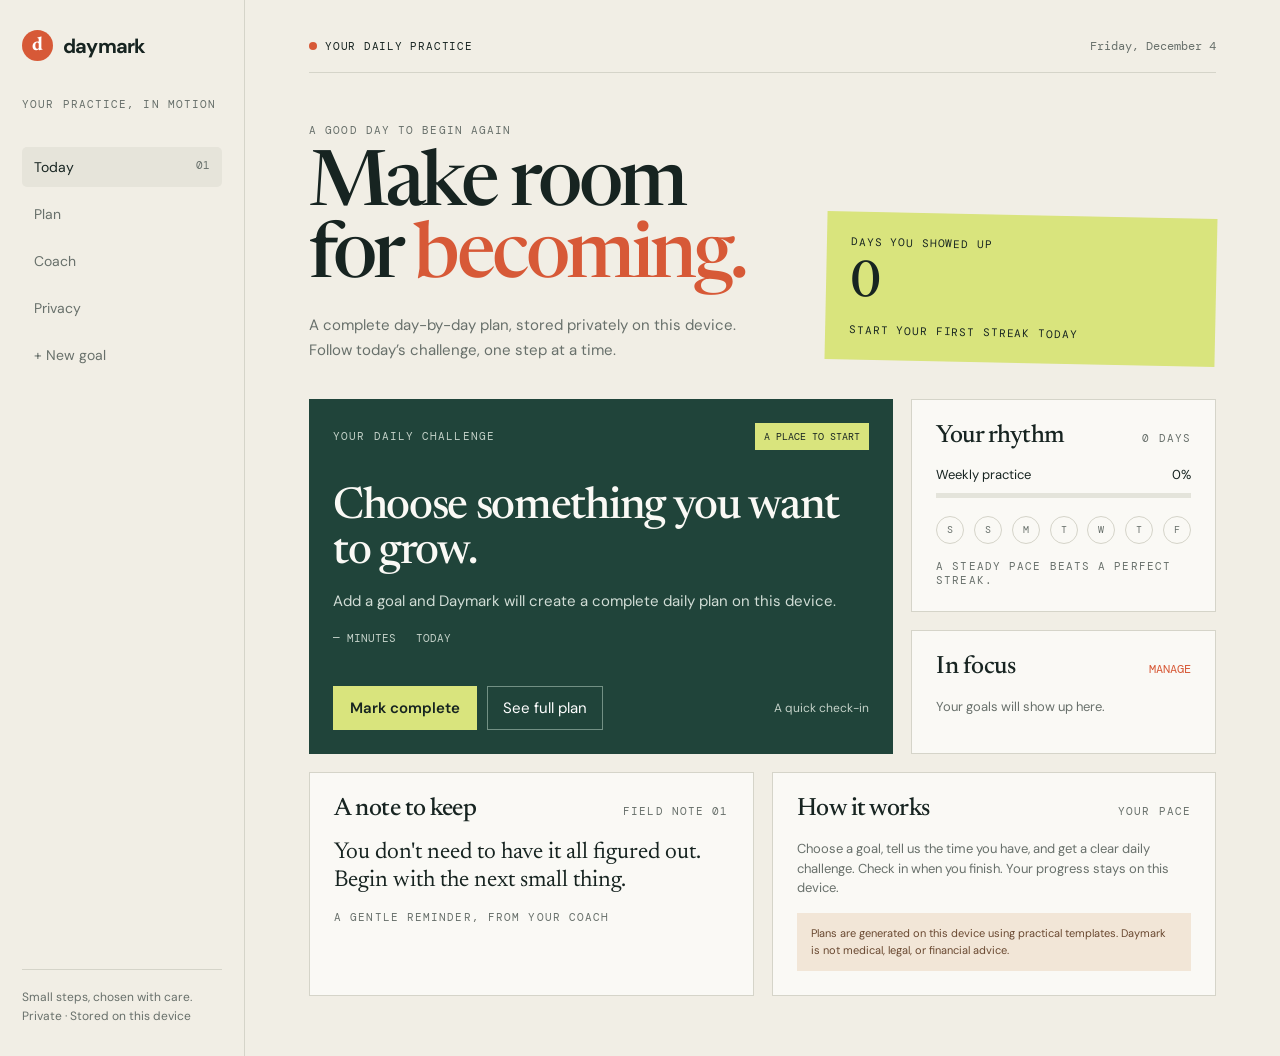
<file: index.html>
<!doctype html>
<html lang="en">
<head>
<meta charset="utf-8"><meta name="viewport" content="width=device-width,initial-scale=1"><meta name="theme-color" content="#f1eee5"><meta name="description" content="A practical, personal system for making progress on the things you care about."><title>Daymark — make a little progress</title><link rel="manifest" href="manifest.webmanifest"><link rel="preconnect" href="https://fonts.googleapis.com"><link rel="preconnect" href="https://fonts.gstatic.com" crossorigin><link href="https://fonts.googleapis.com/css2?family=DM+Mono:wght@400;500&family=DM+Sans:wght@400;500;600;700&family=Newsreader:opsz,wght@6..72,400;6..72,500;6..72,600&display=swap" rel="stylesheet">
<style>
:root{--paper:#f1eee5;--white:#faf9f5;--ink:#172421;--muted:#68706b;--line:#d5d4c9;--orange:#d75937;--lime:#d9e47d;--forest:#20443a;--serif:'Newsreader',Georgia,serif;--sans:'DM Sans',Arial,sans-serif;--mono:'DM Mono',monospace}*{box-sizing:border-box}body{margin:0;background:var(--paper);color:var(--ink);font-family:var(--sans);font-size:15px}button,input,textarea,select{font:inherit}button{cursor:pointer}.shell{min-height:100vh;max-width:1500px;margin:auto;display:grid;grid-template-columns:245px 1fr}.rail{border-right:1px solid var(--line);padding:30px 22px;display:flex;flex-direction:column;gap:36px}.brand{display:flex;align-items:center;gap:10px;font-weight:700;letter-spacing:-.04em;font-size:20px}.brand-mark{background:var(--orange);color:#fff;width:31px;height:31px;display:grid;place-items:center;border-radius:50%;font-family:var(--serif);font-size:19px}.micro{font:11px var(--mono);text-transform:uppercase;letter-spacing:.1em;color:var(--muted)}.nav{display:grid;gap:7px}.nav button{border:0;background:none;text-align:left;padding:11px 12px;color:var(--muted);border-radius:5px;font-size:14px}.nav button.active,.nav button:hover{background:#e6e4da;color:var(--ink)}.nav button span{float:right;font:11px var(--mono);color:var(--muted)}.rail-bottom{margin-top:auto;border-top:1px solid var(--line);padding-top:18px;color:var(--muted);font-size:12px;line-height:1.6}.content{max-width:1200px;width:100%;margin:auto;padding:38px clamp(22px,5vw,72px) 60px}.topline{display:flex;justify-content:space-between;align-items:center;padding-bottom:18px;border-bottom:1px solid var(--line)}.status{display:flex;align-items:center;gap:8px;font:11px var(--mono);text-transform:uppercase;letter-spacing:.07em}.dot{width:8px;height:8px;background:var(--orange);border-radius:50%}.date{font:12px var(--mono);color:var(--muted)}.hero{display:grid;grid-template-columns:1.1fr .9fr;gap:40px;padding:50px 0 36px;align-items:end}.hero h1{font:500 clamp(42px,6vw,78px)/.94 var(--serif);letter-spacing:-.045em;margin:14px 0 18px;max-width:620px}.hero h1 em{color:var(--orange);font-style:normal}.hero p{line-height:1.65;color:var(--muted);max-width:450px;margin:0}.streak{background:var(--lime);padding:23px 24px;min-height:148px;display:flex;flex-direction:column;justify-content:space-between;transform:rotate(1.2deg)}.streak strong{font:500 51px/.9 var(--serif);letter-spacing:-.05em}.streak small{font:11px var(--mono);text-transform:uppercase;letter-spacing:.08em}.grid{display:grid;grid-template-columns:minmax(0,1.38fr) minmax(250px,.72fr);gap:18px}.panel{border:1px solid var(--line);background:var(--white);padding:24px}.task{background:var(--forest);color:var(--white);border:0;min-height:340px;display:flex;flex-direction:column}.task-top{display:flex;justify-content:space-between;align-items:center}.task .micro{color:#c3d1c8}.badge{background:var(--lime);color:var(--ink);font:10px var(--mono);padding:7px 9px;text-transform:uppercase}.task h2{font:500 clamp(29px,4vw,44px)/1.03 var(--serif);letter-spacing:-.03em;margin:36px 0 12px;max-width:630px}.task .detail{color:#d1ddd6;line-height:1.6;max-width:580px}.task-meta{display:flex;gap:20px;color:#c3d1c8;font:11px var(--mono);text-transform:uppercase;margin:18px 0}.task-actions{margin-top:auto;display:flex;gap:10px;align-items:center;padding-top:20px}.primary{background:var(--lime);color:var(--ink);border:0;padding:12px 17px;font-weight:600}.secondary{background:transparent;border:1px solid #729084;color:white;padding:11px 15px}.tiny{font-size:12px;color:#c3d1c8;margin-left:auto}.side{display:grid;gap:18px;align-content:start}.section-head{display:flex;align-items:baseline;justify-content:space-between;margin:0 0 17px}.section-head h3{font:500 25px var(--serif);margin:0;letter-spacing:-.02em}.progress-line{height:5px;background:#e4e4db;margin:10px 0 18px}.progress-line i{display:block;height:100%;width:0;background:var(--orange);transition:width .3s}.progress-row{display:flex;justify-content:space-between;font-size:13px}.week{display:flex;gap:7px;justify-content:space-between;margin:15px 0}.day{width:28px;height:28px;border:1px solid var(--line);border-radius:50%;display:grid;place-items:center;font:10px var(--mono);color:var(--muted)}.day.done{background:var(--forest);color:white;border-color:var(--forest)}.quote{font:400 23px/1.18 var(--serif);margin:4px 0 16px}.goal-row{display:flex;gap:13px;align-items:flex-start;border-top:1px solid var(--line);padding:15px 0}.goal-icon{width:31px;height:31px;background:#e8e6da;display:grid;place-items:center;font:14px var(--serif)}.goal-title{font-weight:600;font-size:13px}.goal-sub{color:var(--muted);font-size:11px;margin-top:4px}.goal-row button{margin-left:auto;background:none;border:0;color:var(--muted)}.coach{display:flex;gap:12px;align-items:flex-start}.coach-icon{width:28px;height:28px;border-radius:50%;background:var(--orange);color:white;display:grid;place-items:center;font-family:var(--serif)}.coach p{font:16px/1.35 var(--serif);margin:2px 0;color:var(--ink)}.coach small{color:var(--muted);font-size:11px}.lower{display:grid;grid-template-columns:1fr 1fr;gap:18px;margin-top:18px}.link-button{background:none;border:0;color:var(--orange);font:12px var(--mono);padding:0}.view{display:none}.view.active{display:block}.form-row{display:grid;gap:8px;margin:16px 0}.form-row label{font-size:12px;font-weight:600}.form-row input,.form-row textarea,.form-row select{width:100%;background:var(--white);border:1px solid var(--line);padding:12px;color:var(--ink);border-radius:0}.form-row textarea{min-height:84px;resize:vertical}.form-grid{display:grid;grid-template-columns:1fr 1fr;gap:12px}.plan-item{border-top:1px solid var(--line);padding:14px 0;display:grid;grid-template-columns:58px 1fr;gap:10px}.plan-item strong{font:11px var(--mono);color:var(--orange)}.plan-item p{margin:0;font-size:13px;line-height:1.55}.chat-log{height:310px;overflow:auto;padding:6px 0}.bubble{padding:12px 14px;margin:9px 0;max-width:85%;line-height:1.55;font-size:13px;background:#e8e6dc}.bubble.user{margin-left:auto;background:var(--forest);color:white}.chat-send{display:flex;gap:8px}.chat-send input{flex:1;min-width:0;background:var(--white);border:1px solid var(--line);padding:12px}.notice{background:#f2e6d7;color:#694830;padding:12px 14px;font-size:11px;line-height:1.55;margin-top:15px}.toast{position:fixed;bottom:20px;left:50%;transform:translateX(-50%);background:var(--ink);color:white;padding:11px 16px;font-size:12px;display:none;z-index:5}.modal{position:fixed;inset:0;background:#17242199;display:none;place-items:center;padding:20px;z-index:4}.modal.open{display:grid}.modal-card{width:min(540px,100%);background:var(--paper);padding:28px}.modal-card h2{font:500 36px var(--serif);margin:8px 0}.close{float:right;border:0;background:none;font-size:21px}.empty{font-size:13px;color:var(--muted);line-height:1.5}.status-note{font-size:11px;color:var(--muted);line-height:1.55;margin-top:10px}@media(max-width:850px){.shell{grid-template-columns:1fr}.rail{padding:14px 18px;border-right:0;border-bottom:1px solid var(--line);gap:12px}.brand{font-size:18px}.nav{display:flex;overflow:auto;gap:3px}.nav button{white-space:nowrap;padding:9px}.rail-bottom{display:none}.content{padding-top:22px}.hero{padding:34px 0 25px;gap:22px}.grid{grid-template-columns:1fr}.side{grid-template-columns:1fr 1fr}.lower{grid-template-columns:1fr}}@media(max-width:560px){.hero{grid-template-columns:1fr}.streak{min-height:100px;transform:none}.side{grid-template-columns:1fr}.content{padding-left:16px;padding-right:16px}.panel{padding:19px}.task{min-height:370px}.topline{gap:10px}.date{text-align:right}.form-grid{grid-template-columns:1fr}}
</style></head>
<body><div class="shell"><aside class="rail"><div class="brand"><span class="brand-mark">d</span> daymark</div><div class="micro">Your practice, in motion</div><nav class="nav" aria-label="Main navigation"><button class="active" data-view="today">Today <span>01</span></button><button data-view="plan">Plan</button><button data-view="coach">Coach</button><button data-view="connect">Privacy</button><button id="newGoalNav">+ New goal</button></nav><div class="rail-bottom">Small steps, chosen with care.<br><span id="connectionLabel">Offline-ready • AI not connected</span></div></aside>
<main class="content"><div class="topline"><div class="status"><i class="dot"></i><span id="modeLabel">Your daily practice</span></div><div class="date" id="todayDate"></div></div>
<section class="view active" id="view-today"><div class="hero"><div><div class="micro">A good day to begin again</div><h1>Make room for <em>becoming.</em></h1><p>A complete day-by-day plan, stored privately on this device. Follow today’s challenge, one step at a time.</p></div><div class="streak"><small>Days you showed up</small><strong id="streak">0</strong><small id="streakCaption">Start your first streak today</small></div></div>
<div class="grid"><article class="panel task"><div class="task-top"><span class="micro" id="taskGoal">YOUR DAILY CHALLENGE</span><span class="badge" id="taskBadge">A place to start</span></div><h2 id="taskTitle">Choose something you want to grow.</h2><div class="detail" id="taskDetail">Create a goal and Daymark will shape a small, doable challenge for today.</div><div class="task-meta"><span id="taskTime">— minutes</span><span id="taskType">Today</span></div><div class="task-actions"><button class="primary" id="completeTask">Mark complete</button><button class="secondary" id="newChallenge">See full plan</button><span class="tiny" id="verifyText">A quick check-in</span></div></article>
<div class="side"><article class="panel"><div class="section-head"><h3>Your rhythm</h3><span class="micro" id="progressCount">0 days</span></div><div class="progress-row"><span>Weekly practice</span><span id="weekPercent">0%</span></div><div class="progress-line"><i id="weekBar"></i></div><div class="week" id="weekDots"></div><div class="micro">A steady pace beats a perfect streak.</div></article><article class="panel"><div class="section-head"><h3>In focus</h3><button class="link-button" id="manageGoals">MANAGE</button></div><div id="goalList"><p class="empty">Your goals will show up here.</p></div></article></div></div>
<div class="lower"><article class="panel"><div class="section-head"><h3>A note to keep</h3><span class="micro">FIELD NOTE 01</span></div><p class="quote" id="coachNote">You don't need to have it all figured out. Begin with the next small thing.</p><div class="micro">A gentle reminder, from your coach</div></article><article class="panel"><div class="section-head"><h3>How it works</h3><span class="micro">YOUR PACE</span></div><p class="empty">Choose a goal, tell us the time you have, and get a clear daily challenge. Check in when you finish. Your progress stays on this device.</p><div class="notice">Plans are generated on this device using practical templates. Daymark is not medical, legal, or financial advice.</div></article></div></section>
<section class="view" id="view-plan"><div class="hero" style="grid-template-columns:1fr;padding-bottom:25px"><div><div class="micro">The longer view</div><h1 style="font-size:clamp(42px,6vw,68px)">A plan with <em>breathing room.</em></h1><p>Small milestones give your daily practice a direction, without turning growth into a race.</p></div></div><article class="panel"><div class="section-head"><h3 id="planHeading">Your plan</h3><button class="link-button" id="refreshPlan">REBUILD PLAN</button></div><div id="planBody"><p class="empty">Add a goal to build your plan.</p></div></article></section>
<section class="view" id="view-coach"><div class="hero" style="grid-template-columns:1fr;padding-bottom:25px"><div><div class="micro">Think it through together</div><h1 style="font-size:clamp(42px,6vw,68px)">A coach for your <em>next step.</em></h1><p>Use a simple local reflection prompt to break through a block or choose a next step.</p></div></div><article class="panel"><div class="section-head"><h3>Conversation</h3><span class="micro" id="chatStatus">LOCAL COACH</span></div><div id="chatLog" class="chat-log"><div class="bubble">Tell me what you're working toward. We can make the next step clearer and more manageable.</div></div><form class="chat-send" id="chatForm"><input id="chatInput" maxlength="1000" placeholder="What would help right now?" aria-label="Message your coach"><button class="primary">Send</button></form><div class="notice">Your messages stay in this browser. This simple local coach does not use an AI service. Avoid sensitive personal information.</div></article></section>
<section class="view" id="view-connect"><div class="hero" style="grid-template-columns:1fr;padding-bottom:25px"><div><div class="micro">Your privacy</div><h1 style="font-size:clamp(42px,6vw,68px)">Your plan stays <em>on this device.</em></h1><p>No account, API key, or backend is needed. Your plan and progress are saved in this browser.</p></div></div><article class="panel"><div class="section-head"><h3>Private by default</h3><span class="micro">OFFLINE READY</span></div><p class="status-note">The local planning engine builds a complete day-by-day plan from practical templates. It does not call an AI model or send your goal anywhere. Your data stays in this browser and does not sync across devices.</p><div class="notice">This is a lightweight rules-based planner, not a language model. Fitness suggestions are general guidance; stop if you feel pain.</div></article></section></main></div><div class="toast" id="toast" role="status"></div>
<div class="modal" id="goalModal" role="dialog" aria-modal="true" aria-labelledby="goalModalTitle"><div class="modal-card"><button class="close" id="closeModal" aria-label="Close">×</button><div class="micro">Set an intention</div><h2 id="goalModalTitle">What would you like to grow?</h2><form id="goalForm"><div class="form-row"><label for="goalName">Your goal</label><input id="goalName" required maxlength="100" placeholder="e.g. Learn data analysis, build upper body strength"></div><div class="form-grid"><div class="form-row"><label for="goalDays">How long?</label><input id="goalDays" type="number" min="1" max="365" value="2" required></div><div class="form-row"><label for="goalUnit">Time unit</label><select id="goalUnit"><option value="days">days</option><option value="weeks">weeks</option><option value="months" selected>months</option></select></div></div><div class="form-row"><label for="goalLevel">Starting point</label><select id="goalLevel"><option>New to this</option><option>Some experience</option><option>Returning after a break</option><option>Experienced</option></select></div><div class="form-row"><label for="goalTime">Time most days</label><select id="goalTime"><option value="15">About 15 minutes</option><option value="30" selected>About 30 minutes</option><option value="45">About 45 minutes</option><option value="60">An hour or more</option></select></div><button class="primary" type="submit">Make my plan</button><p class="status-note">For fitness goals, include only general preferences. Don't add medical history. Your plan is generated locally and saved in this browser. Fitness tasks are general suggestions; stop if you feel pain.</p></form></div></div>
<script>
(()=>{'use strict';
const STORE='daymark.v2',today=new Date(),dateKey=today.toLocaleDateString('en-CA'),weekday=['S','M','T','W','T','F','S'];
let state={goals:[],done:{},daily:{},plan:{},chat:[]};const $=id=>document.getElementById(id);
function toast(msg){const el=$('toast');el.textContent=msg;el.style.display='block';clearTimeout(toast.timer);toast.timer=setTimeout(()=>el.style.display='none',3000)}
function safeLoad(){try{const raw=localStorage.getItem(STORE);if(raw){const data=JSON.parse(raw);if(data&&typeof data==='object')state={...state,...data}}}catch(e){console.warn('Saved progress could not be read',e);toast('Saved progress could not be loaded. You can still continue.')}}
function save(){try{localStorage.setItem(STORE,JSON.stringify(state))}catch(e){console.error('Could not save progress',e);toast('This browser could not save progress. Check available storage.')}}
function goal(){return state.goals[0]||null}
function daysFor(g){const n=Number(g.days)||60;return Math.min(365,g.unit==='weeks'?n*7:g.unit==='months'?n*30:n)}
function kind(g){const s=(g.name+' '+(g.category||'')).toLowerCase();return/fitness|upper body|strength|muscle|workout|exercise|body/.test(s)?'fitness':/data|analyst|learn|study|skill|program|python|career|language|exam/.test(s)?'learn':'general'}
const sets={
learn:[['Learn a core idea','Choose a beginner-friendly concept related to {g}. Study it for {m} minutes, then explain it from memory.','Write a 2–3 sentence explanation.'],['Practice with an example','Spend {m} minutes making a small example that uses one skill related to {g}.','Describe or save what you made.'],['Recall without notes','Write down three things you remember about {g} without looking at notes. Then identify one gap.','Record one thing you recalled and one gap.'],['Follow a worked example','Use a beginner lesson you already trust. Follow one small part and note where you got stuck.','Name what you completed and one question.'],['Teach the idea simply','Explain one concept connected to {g} in your own words, as if teaching a beginner.','Write the explanation and one open question.'],['Make a mini project','Create a tiny project that practices one skill related to {g}. Work on its first small piece.','Save the first piece or describe it.'],['Review and plan','Review this week’s notes or work on {g}. Choose the next concept to practice.','Write your next concept and why.']],
fitness:[['Gentle strength practice','If you feel well and have no movement restrictions, try 2 comfortable rounds of 8 wall push-ups and 10 bodyweight squats. Rest as needed; stop if you feel pain.','Record what you tried and how it felt.'],['Controlled movement','Take {m} minutes for comfortable wall push-ups and shoulder mobility. Keep effort light, rest, and stop if you feel pain.','Record comfortable repetitions and effort.'],['Recovery day','Take an easy walk or do gentle shoulder mobility for {m} minutes. Rest is part of a sustainable routine. Stop if movement causes pain.','Note your energy before and after.'],['Build a steady set','If you feel well, do 2 comfortable sets of wall push-ups with rest between them. Stop if you feel pain.','Record the sets and how they felt.'],['Mobility practice','Spend {m} minutes on gentle shoulder and chest mobility within a comfortable range. Stop if you feel pain.','Name one movement that felt comfortable.'],['Easy practice','If comfortable, repeat a gentle movement such as wall push-ups. Keep effort easy and stop if you feel pain.','Record what you chose and your effort.'],['Rest and reflect','Take a rest day or an easy walk. Think about which movements felt comfortable and what pace to keep.','Write one movement to continue and one to adjust.']],
general:[['Make one small start','Choose one action that moves {g} forward. Focus on it for {m} minutes without multitasking.','Write one sentence about what you did.'],['Create a simple routine','Choose a repeatable time or cue for working on {g}. Try a short session and keep the setup easy.','Record the cue you used and how it went.'],['Break down an obstacle','Name one thing that makes {g} harder. Spend {m} minutes finding a small way to make it easier.','Write the obstacle and your adjustment.'],['Practice one part','Pick one manageable part of {g} and work on it for {m} minutes. Notice what helped.','Name the part you practiced and one observation.'],['Ask a useful question','Write one question about {g} that would help you progress. Explore it with a source or person you trust.','Save the question and one takeaway.'],['Make a small result','Create one small, visible result related to {g}. Keep it small enough to finish today.','Describe or save the result.'],['Reflect and reset','Review what you tried for {g}. Choose one thing to repeat and one adjustment.','Write what you will repeat and adjust.']]
};
function weeklyFocus(g,w){const s=g.name.toLowerCase();if(/data|analyst/.test(s)){return['Explore rows, columns, and the questions a small dataset can answer.','Inspect a table for missing values, duplicate rows, and inconsistent labels.','Use a spreadsheet to sort, filter, and calculate a simple total or average.','Group records by category and make a chart that answers one clear question.','Practice basic SQL SELECT, WHERE, and ORDER BY on a sample table.','Practice COUNT or AVG with GROUP BY; explain what each result means.','Use a spreadsheet or Python to clean and summarize a small dataset.','Make a chart and write findings that distinguish observation from cause.','Build a tiny portfolio project: question, clean data, analysis, chart, explanation.'][Math.min(w-1,8)]}if(kind(g)==='fitness'){return['Learn comfortable movements and allow rest between sessions.','Repeat gentle practice at the same easy effort.','Notice control and comfort; there is no need to add repetitions.','Keep a steady routine and use rest as needed.','Adjust movement to your energy and stop if pain occurs.','Prioritize comfortable consistency over intensity.','Reflect on what feels sustainable instead of adding strain.','Repeat or adapt a comfortable session.','Review the routine and choose a pace you can maintain.'][Math.min(w-1,8)]}return['Define a manageable starting point for the goal.','Build a simple routine and choose a reliable cue.','Notice obstacles and make the next step easier to begin.','Practice the basics with steady attention.','Review what is working and adjust one thing.','Combine two skills or habits you have practiced.','Create a small result that shows your progress.','Reflect on your progress and refine your approach.','Choose a sustainable routine to continue after this plan.'][Math.min(w-1,8)]}function dayTask(g,n){const m=Math.max(5,Number(g.minutes)||30),w=Math.floor((n-1)/7)+1,t=sets[kind(g)][(n-1)%7],f=s=>s.replaceAll('{g}',g.name).replaceAll('{m}',String(m));const level=g.level==='Experienced'?'Choose a suitably challenging version while keeping it manageable.':g.level==='Some experience'?'Use your existing experience and practice with less guidance.':'Keep this beginner-friendly and focus on understanding the basics.';return{day:n,title:'Week '+w+' · '+t[0],instructions:f(t[1])+' Week '+w+' focus: '+weeklyFocus(g,w)+' '+level,minutes:m,verification:t[2]}}
function generate(g){return{summary:'A practical day-by-day plan shaped around your goal, available time, and starting point.',days:Array.from({length:daysFor(g)},(_,i)=>dayTask(g,i+1))}}
function ensure(g){let p=state.plan[g.id];if(!p||!Array.isArray(p.days)||p.days.length!==daysFor(g)){p=generate(g);state.plan[g.id]=p;save()}return p}
function dayNum(g){const s=new Date(g.created),n=new Date();s.setHours(0,0,0,0);n.setHours(0,0,0,0);return Math.min(daysFor(g),Math.max(1,Math.floor((n-s)/86400000)+1))}
function esc(s){return String(s).replace(/[&<>"']/g,c=>({'&':'&amp;','<':'&lt;','>':'&gt;','"':'&quot;',"'":'&#39;'}[c]))}
function render(){const g=goal();$('todayDate').textContent=today.toLocaleDateString(undefined,{weekday:'long',month:'long',day:'numeric'});$('connectionLabel').textContent='Private · Stored on this device';$('modeLabel').textContent='Your daily practice';if(!g){$('taskGoal').textContent='YOUR DAILY CHALLENGE';$('taskBadge').textContent='A place to start';$('taskTitle').textContent='Choose something you want to grow.';$('taskDetail').textContent='Add a goal and Daymark will create a complete daily plan on this device.';$('taskTime').textContent='— minutes';$('verifyText').textContent='A quick check-in';$('completeTask').disabled=true;$('taskType').textContent='Today';$('planHeading').textContent='Your plan';$('planBody').innerHTML='<p class="empty">Add a goal to build your day-by-day plan.</p>';$('goalList').innerHTML='<p class="empty">Your goals will show up here.</p>';progress();return}
const p=ensure(g),n=dayNum(g),ch=p.days[n-1],done=Boolean(state.done[g.id+'|'+dateKey]);$('taskGoal').textContent=g.name.toUpperCase();$('taskBadge').textContent=done?'Completed':'Today’s challenge';$('taskTitle').textContent=ch.title;$('taskDetail').textContent=ch.instructions;$('taskTime').textContent=ch.minutes+' MINUTES';$('taskType').textContent='DAY '+n+' OF '+daysFor(g);$('verifyText').textContent=ch.verification;$('completeTask').textContent=done?'Done for today':'Mark complete';$('completeTask').disabled=done;
$('goalList').innerHTML=state.goals.map((x,i)=>'<div class="goal-row"><div class="goal-icon">'+(i===0?'✳':'↗')+'</div><div><div class="goal-title">'+esc(x.name)+'</div><div class="goal-sub">'+(x.days||60)+' '+x.unit+' · '+(x.level||'New to this')+'</div></div><button data-remove="'+x.id+'" aria-label="Remove '+esc(x.name)+'">×</button></div>').join('')||'<p class="empty">Your goals will show up here.</p>';progress();showPlan();document.querySelectorAll('[data-remove]').forEach(b=>b.onclick=()=>removeGoal(b.dataset.remove))}
function progress(){const g=goal(),count=g?Object.keys(state.done).filter(k=>k.startsWith(g.id+'|')).length:0;let hits=0;for(let i=6;i>=0;i--){const d=new Date();d.setDate(d.getDate()-i);if(g&&state.done[g.id+'|'+d.toLocaleDateString('en-CA')])hits++}const pct=Math.round(hits/7*100);$('streak').textContent=count;$('streakCaption').textContent=count?'Challenges completed':'Start your first streak today';$('progressCount').textContent=count+' days';$('weekPercent').textContent=pct+'%';$('weekBar').style.width=pct+'%';$('weekDots').innerHTML=Array.from({length:7},(_,i)=>{const d=new Date();d.setDate(d.getDate()-(6-i));return'<span class="day '+(g&&state.done[g.id+'|'+d.toLocaleDateString('en-CA')]?'done':'')+'">'+weekday[d.getDay()]+'</span>'}).join('')}
function showPlan(){const g=goal();if(!g)return;const p=ensure(g),now=dayNum(g),start=new Date(g.created);start.setHours(0,0,0,0);$('planHeading').textContent=g.name+' · '+daysFor(g)+' days';$('planBody').innerHTML='<p class="status-note">Your complete plan is saved in this browser. Home shows today’s challenge.</p>'+p.days.map(d=>{const dt=new Date(start);dt.setDate(start.getDate()+d.day-1);const checked=Boolean(state.done[g.id+'|'+dt.toLocaleDateString('en-CA')]);return'<div class="plan-item"'+(d.day===now?' style="border-left:3px solid var(--accent);padding-left:14px"':'')+'><strong>DAY '+String(d.day).padStart(2,'0')+(d.day===now?' · TODAY':'')+(checked?' · DONE':'')+'</strong><p><b>'+esc(d.title)+'</b><br>'+esc(d.instructions)+'</p><div class="micro">'+d.minutes+' MINUTES · CHECK: '+esc(d.verification)+'</div></div>'}).join('')}
function removeGoal(id){state.goals=state.goals.filter(g=>g.id!==id);delete state.daily[id];delete state.plan[id];for(const k of Object.keys(state.done))if(k.startsWith(id+'|'))delete state.done[k];save();render();toast('Goal removed')}
function setView(name){document.querySelectorAll('.view').forEach(v=>v.classList.remove('active'));$('view-'+name).classList.add('active');document.querySelectorAll('.nav [data-view]').forEach(b=>b.classList.toggle('active',b.dataset.view===name))}
document.querySelectorAll('.nav [data-view]').forEach(b=>b.addEventListener('click',()=>setView(b.dataset.view)));
$('newGoalNav').onclick=()=>$('goalModal').classList.add('open');$('manageGoals').onclick=()=>$('goalModal').classList.add('open');$('closeModal').onclick=()=>$('goalModal').classList.remove('open');$('goalModal').onclick=e=>{if(e.target===$('goalModal'))$('goalModal').classList.remove('open')};
$('goalForm').onsubmit=e=>{e.preventDefault();const g={id:crypto.randomUUID?crypto.randomUUID():String(Date.now()),name:$('goalName').value.trim(),days:Number($('goalDays').value),unit:$('goalUnit').value,level:$('goalLevel').value,minutes:Number($('goalTime').value),created:Date.now()};if(!g.name||g.days<1)return;state.goals.unshift(g);state.daily[g.id]={};state.plan[g.id]=generate(g);save();$('goalModal').classList.remove('open');$('goalForm').reset();render();setView('today');toast('Your complete plan is ready')};
$('completeTask').onclick=()=>{const g=goal();if(!g)return;state.done[g.id+'|'+dateKey]=true;save();render();toast('Nice work. You showed up today.')};$('newChallenge').onclick=()=>{setView('plan');toast('Your full day-by-day plan is below')};$('refreshPlan').onclick=()=>{const g=goal();if(g){state.plan[g.id]=generate(g);save();render();toast('Plan rebuilt on this device')}else toast('Add a goal first')};
function bubble(t,who){const b=document.createElement('div');b.className='bubble '+(who==='user'?'user':'');b.textContent=t;$('chatLog').appendChild(b);$('chatLog').scrollTop=$('chatLog').scrollHeight}
$('chatForm').onsubmit=e=>{e.preventDefault();const i=$('chatInput'),m=i.value.trim();if(!m)return;i.value='';bubble(m,'user');const answer=goal()?'Let’s keep this manageable. What is the smallest part of “'+goal().name+'” you could finish in about 10 minutes?':'Name one thing you would like to learn or practice. Add it as a goal and your full daily plan will appear on Home.';setTimeout(()=>{bubble(answer);state.chat.push({user:m,assistant:answer});save()},150)};
$('goalForm').addEventListener('submit',()=>{});safeLoad();for(const g of state.goals)ensure(g);render();if('serviceWorker'in navigator)window.addEventListener('load',()=>navigator.serviceWorker.register('./sw.js').catch(e=>console.info('Offline cache unavailable',e)));
})();
</script></body></html>
</file>
